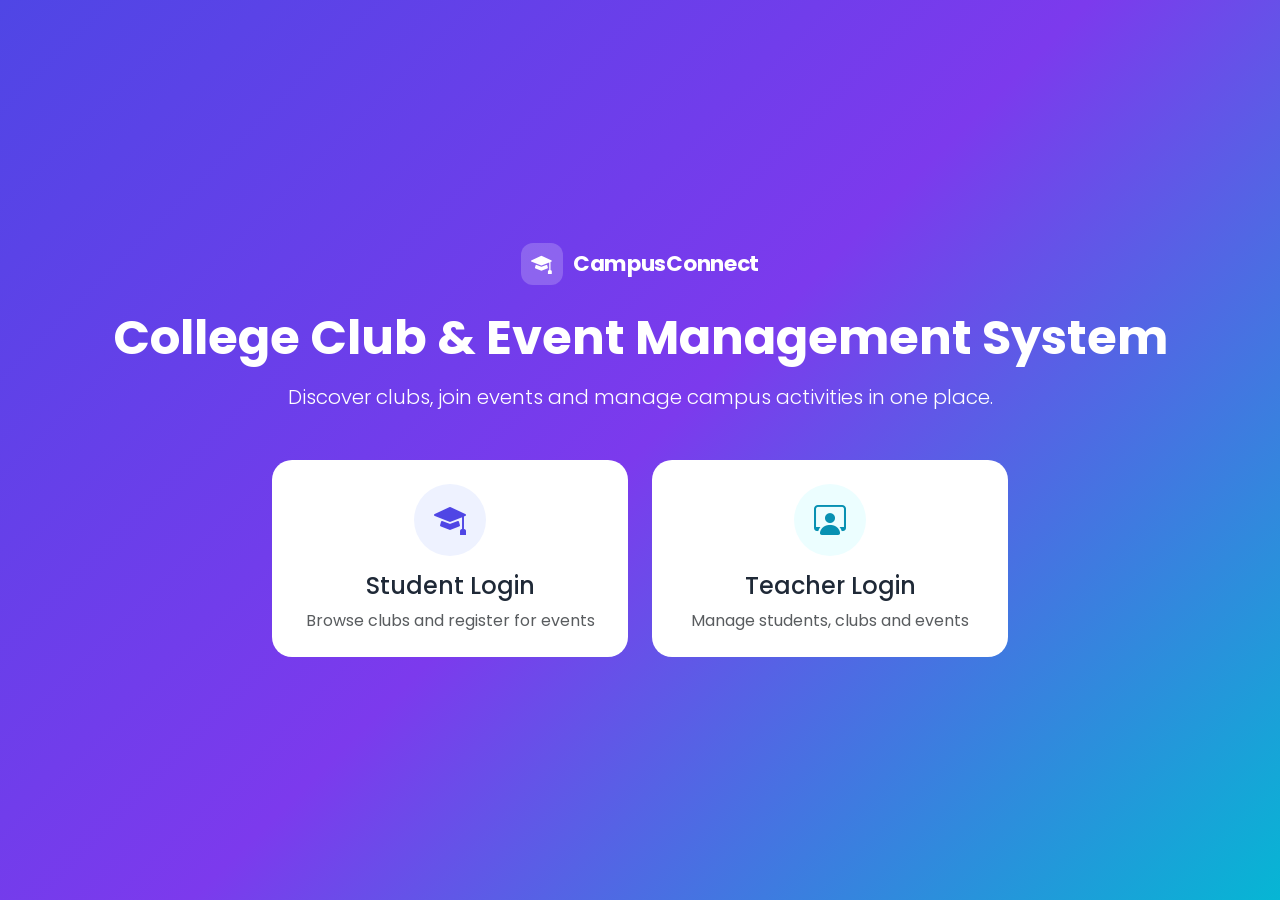
<file: frontend/index.html>
<!DOCTYPE html>
<html lang="en">
<head>
    <meta charset="UTF-8">
    <meta name="viewport" content="width=device-width, initial-scale=1">
    <title>CampusConnect</title>
    <link href="https://cdn.jsdelivr.net/npm/bootstrap@5.3.3/dist/css/bootstrap.min.css" rel="stylesheet">
    <link href="https://cdn.jsdelivr.net/npm/bootstrap-icons@1.11.3/font/bootstrap-icons.min.css" rel="stylesheet">
    <link href="https://fonts.googleapis.com/css2?family=Poppins:wght@400;500;600;700&display=swap" rel="stylesheet">
    <link href="../css/style.css" rel="stylesheet">
</head>
<body data-page="index">
    <section class="hero d-flex align-items-center">
        <div class="container text-center">
            <div class="logo logo-light mb-4">
                <span class="logo-mark"><i class="bi bi-mortarboard-fill"></i></span>
                <span class="logo-text">Campus<span>Connect</span></span>
            </div>
            <h1 class="display-5 fw-bold mb-3">College Club &amp; Event Management System</h1>
            <p class="lead mb-5">Discover clubs, join events and manage campus activities in one place.</p>

            <div class="row justify-content-center g-4">
                <div class="col-md-5 col-lg-4">
                    <a href="student-login.html" class="card role-card text-decoration-none h-100">
                        <div class="card-body p-4 text-center">
                            <div class="icon-circle mx-auto mb-3"><i class="bi bi-mortarboard-fill"></i></div>
                            <h4 class="mb-2">Student Login</h4>
                            <p class="text-muted mb-0">Browse clubs and register for events</p>
                        </div>
                    </a>
                </div>
                <div class="col-md-5 col-lg-4">
                    <a href="teacher-login.html" class="card role-card text-decoration-none h-100">
                        <div class="card-body p-4 text-center">
                            <div class="icon-circle teal mx-auto mb-3"><i class="bi bi-person-workspace"></i></div>
                            <h4 class="mb-2">Teacher Login</h4>
                            <p class="text-muted mb-0">Manage students, clubs and events</p>
                        </div>
                    </a>
                </div>
            </div>
        </div>
    </section>
</body>
</html>
</file>
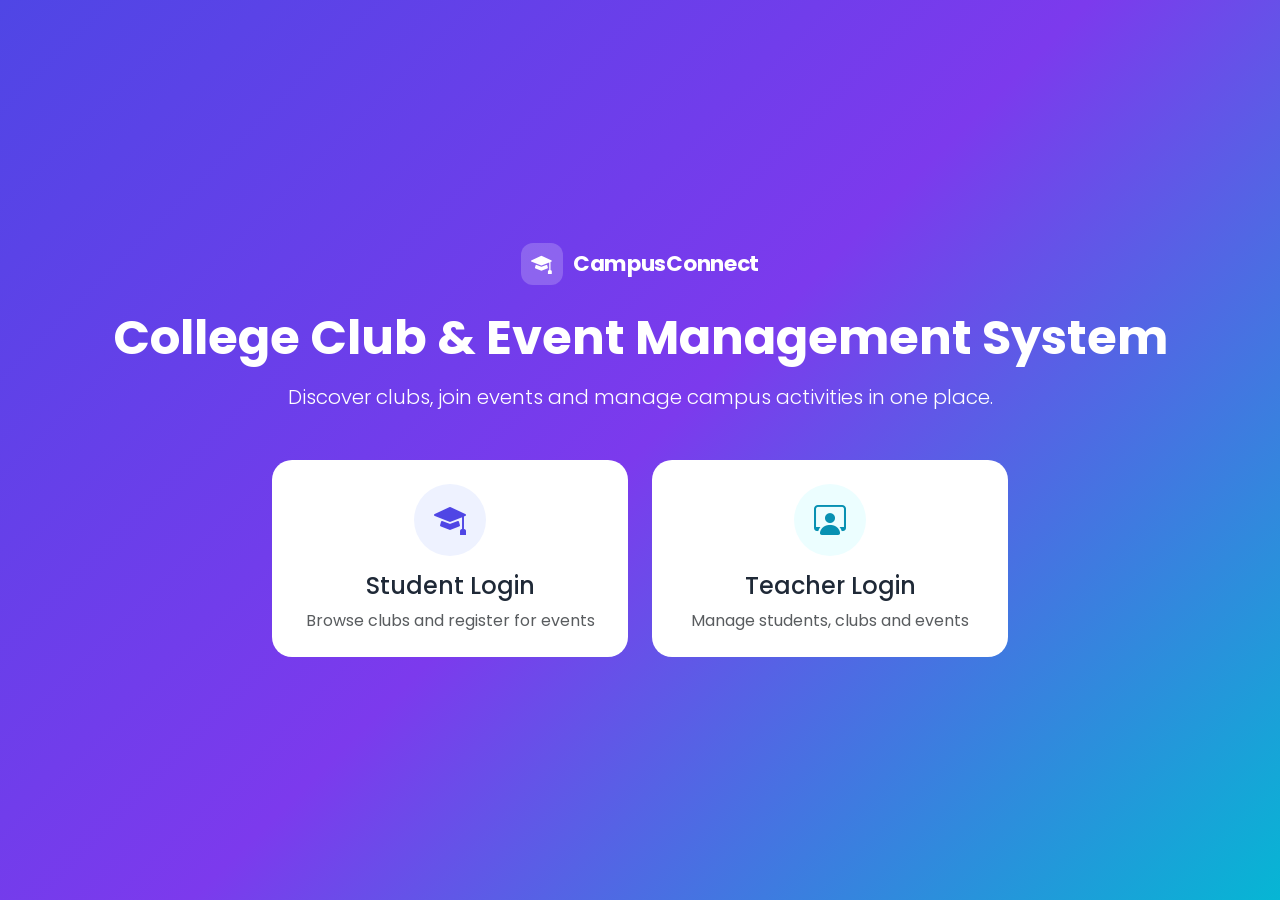
<file: frontend/clubs.html>
<!DOCTYPE html>
<html lang="en">
<head>
    <meta charset="UTF-8">
    <meta name="viewport" content="width=device-width, initial-scale=1">
    <title>Clubs - CampusConnect</title>
    <link href="https://cdn.jsdelivr.net/npm/bootstrap@5.3.3/dist/css/bootstrap.min.css" rel="stylesheet">
    <link href="https://cdn.jsdelivr.net/npm/bootstrap-icons@1.11.3/font/bootstrap-icons.min.css" rel="stylesheet">
    <link href="https://fonts.googleapis.com/css2?family=Poppins:wght@400;500;600;700&display=swap" rel="stylesheet">
    <link href="../css/style.css" rel="stylesheet">
</head>
<body data-page="clubs">
    <nav class="navbar navbar-cc py-3">
        <div class="container">
            <a class="logo text-decoration-none" href="index.html">
                <span class="logo-mark"><i class="bi bi-mortarboard-fill"></i></span>
                <span class="logo-text">Campus<span>Connect</span></span>
            </a>
            <div class="d-flex align-items-center gap-2">
                <a id="backLink" class="btn btn-outline-primary btn-sm" href="index.html"><i class="bi bi-arrow-left"></i> Dashboard</a>
                <button class="btn btn-primary btn-sm" onclick="logout()"><i class="bi bi-box-arrow-right"></i> Logout</button>
            </div>
        </div>
    </nav>

    <main class="container py-5">
        <div class="mb-4">
            <h2 class="fw-bold mb-1">College Clubs</h2>
            <p class="text-muted mb-0">Pick a club and use the Join Club button to open its application form.</p>
        </div>
        <div class="row g-4" id="clubList"></div>
    </main>

    <script src="../js/config.js"></script><script src="../js/script.js"></script>
</body>
</html>
</file>
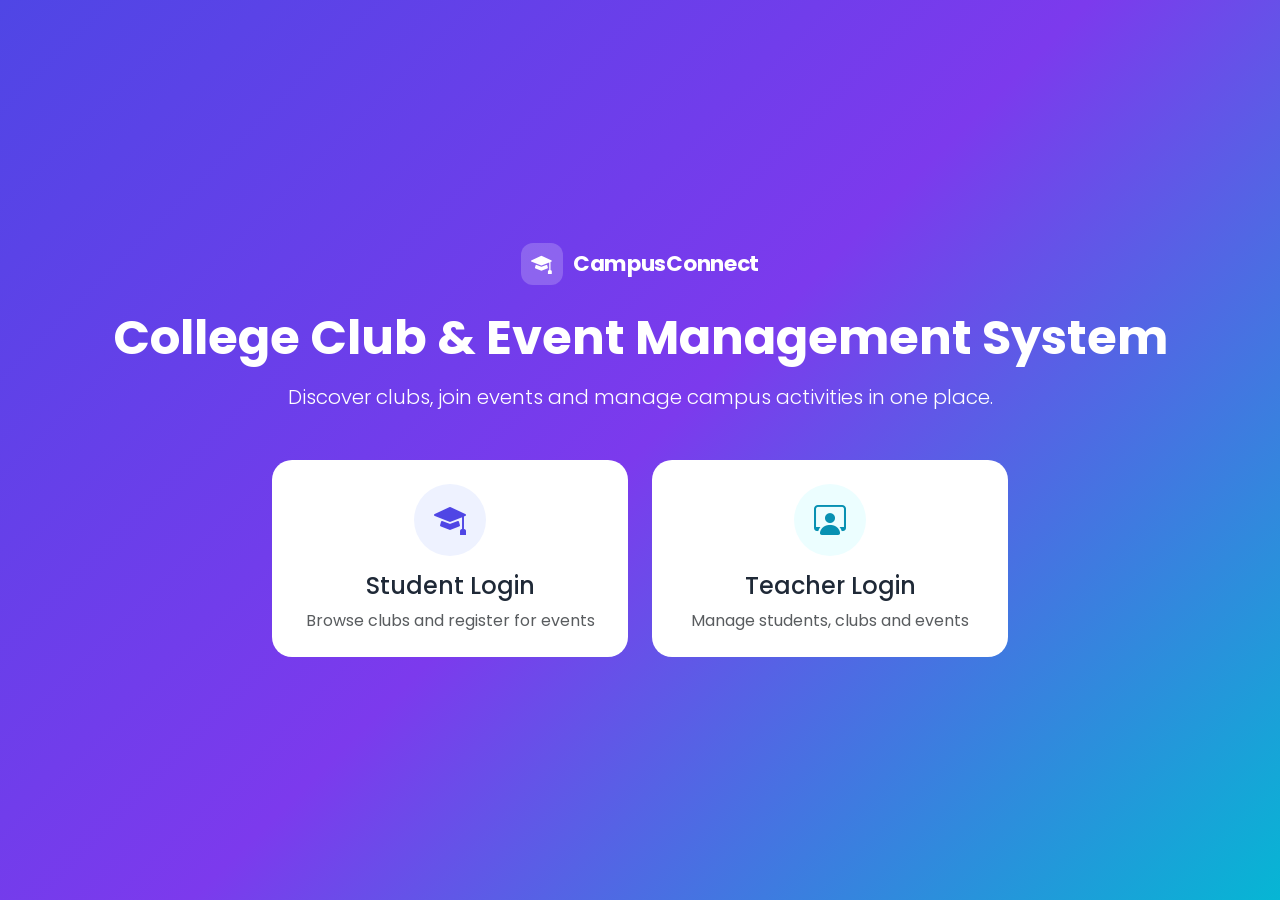
<file: frontend/events.html>
<!DOCTYPE html>
<html lang="en">
<head>
    <meta charset="UTF-8">
    <meta name="viewport" content="width=device-width, initial-scale=1">
    <title>Events - CampusConnect</title>
    <link href="https://cdn.jsdelivr.net/npm/bootstrap@5.3.3/dist/css/bootstrap.min.css" rel="stylesheet">
    <link href="https://cdn.jsdelivr.net/npm/bootstrap-icons@1.11.3/font/bootstrap-icons.min.css" rel="stylesheet">
    <link href="https://fonts.googleapis.com/css2?family=Poppins:wght@400;500;600;700&display=swap" rel="stylesheet">
    <link href="../css/style.css" rel="stylesheet">
</head>
<body data-page="events">
    <nav class="navbar navbar-cc py-3">
        <div class="container">
            <a class="logo text-decoration-none" href="index.html">
                <span class="logo-mark"><i class="bi bi-mortarboard-fill"></i></span>
                <span class="logo-text">Campus<span>Connect</span></span>
            </a>
            <div class="d-flex align-items-center gap-2">
                <a id="backLink" class="btn btn-outline-primary btn-sm" href="index.html"><i class="bi bi-arrow-left"></i> Dashboard</a>
                <button class="btn btn-primary btn-sm" onclick="logout()"><i class="bi bi-box-arrow-right"></i> Logout</button>
            </div>
        </div>
    </nav>

    <main class="container py-5">
        <div class="mb-4">
            <h2 class="fw-bold mb-1">College Events</h2>
            <p class="text-muted mb-0">Choose an event and use the Register button to open its registration form.</p>
        </div>
        <div class="row g-4" id="eventList"></div>
    </main>

    <script src="../js/config.js"></script><script src="../js/script.js"></script>
</body>
</html>
</file>
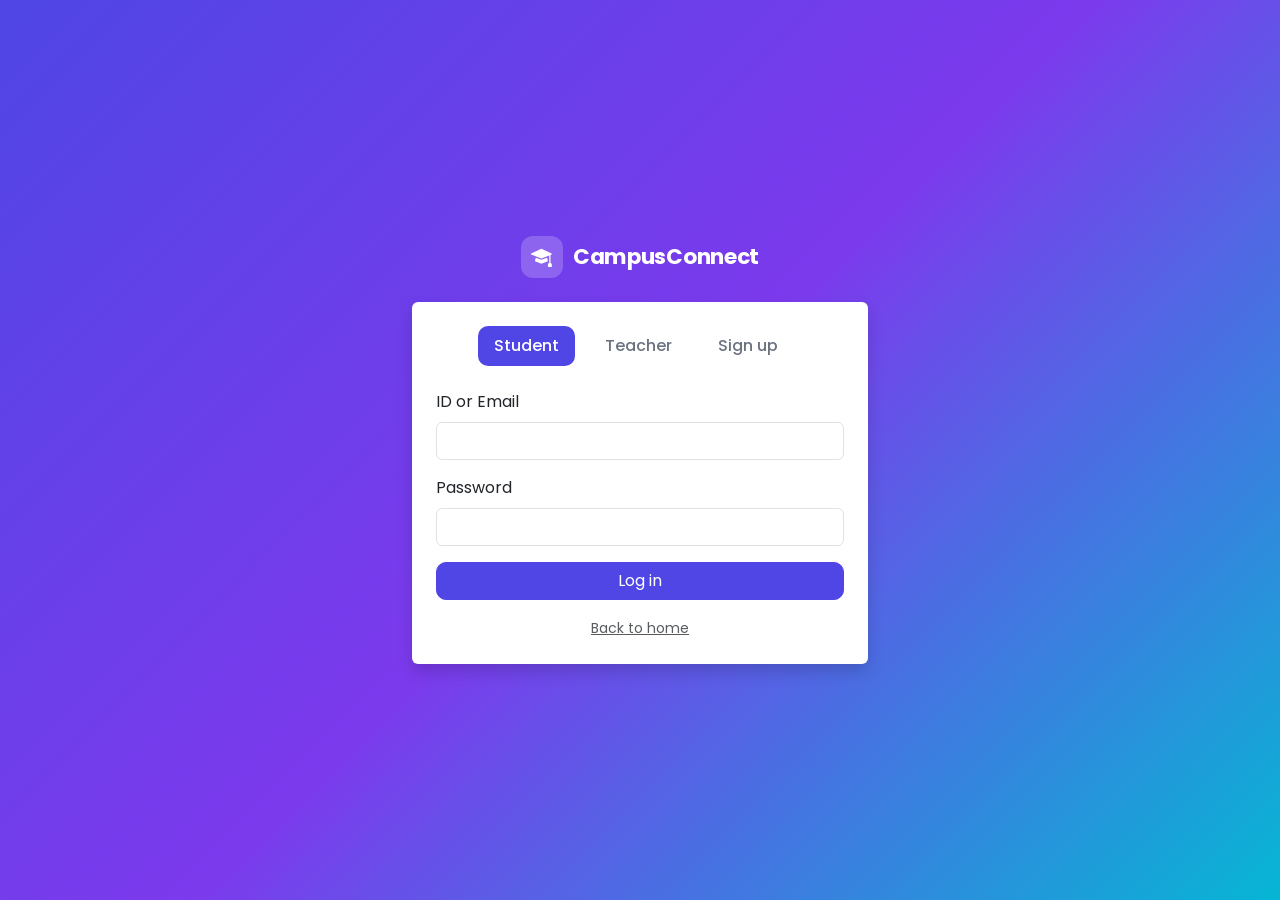
<file: frontend/portal.html>
<!DOCTYPE html>
<html lang="en">
<head>
    <meta charset="UTF-8">
    <meta name="viewport" content="width=device-width, initial-scale=1">
    <title>Sign in - CampusConnect</title>
    <link href="https://cdn.jsdelivr.net/npm/bootstrap@5.3.3/dist/css/bootstrap.min.css" rel="stylesheet">
    <link href="https://cdn.jsdelivr.net/npm/bootstrap-icons@1.11.3/font/bootstrap-icons.min.css" rel="stylesheet">
    <link href="https://fonts.googleapis.com/css2?family=Poppins:wght@400;500;600;700&display=swap" rel="stylesheet">
    <link href="../css/style.css" rel="stylesheet">
    <link href="../css/extra.css" rel="stylesheet">
</head>
<body data-page="portal">
    <section class="hero d-flex align-items-center" style="min-height:100vh">
        <div class="container" style="max-width:480px">
            <div class="text-center mb-4">
                <div class="logo logo-light">
                    <span class="logo-mark"><i class="bi bi-mortarboard-fill"></i></span>
                    <span class="logo-text">Campus<span>Connect</span></span>
                </div>
            </div>
            <div class="card border-0 shadow">
                <div class="card-body p-4">
                    <ul class="nav nav-pills hub-tabs mb-3 justify-content-center" id="portalTabs">
                        <li class="nav-item"><button class="nav-link active" data-mode="student">Student</button></li>
                        <li class="nav-item"><button class="nav-link" data-mode="teacher">Teacher</button></li>
                        <li class="nav-item"><button class="nav-link" data-mode="signup">Sign up</button></li>
                    </ul>
                    <div id="errorBox" class="alert alert-danger d-none"></div>

                    <form id="loginForm">
                        <div class="mb-3"><label class="form-label">ID or Email</label><input class="form-control" name="username" required></div>
                        <div class="mb-3"><label class="form-label">Password</label><input class="form-control" type="password" name="password" required></div>
                        <button class="btn btn-primary w-100" type="submit">Log in</button>
                    </form>

                    <form id="signupForm" class="d-none">
                        <div class="row g-2">
                            <div class="col-6"><label class="form-label">Student ID</label><input class="form-control" name="studentId" required></div>
                            <div class="col-6"><label class="form-label">Full name</label><input class="form-control" name="name" required></div>
                            <div class="col-12"><label class="form-label">Email</label><input class="form-control" type="email" name="email" required></div>
                            <div class="col-6"><label class="form-label">Phone</label><input class="form-control" name="phone"></div>
                            <div class="col-6"><label class="form-label">Semester</label><input class="form-control" name="semester"></div>
                            <div class="col-12"><label class="form-label">Department</label><input class="form-control" name="department" placeholder="Computer Engineering"></div>
                            <div class="col-12"><label class="form-label">Password (min 6)</label><input class="form-control" type="password" name="password" minlength="6" required></div>
                        </div>
                        <button class="btn btn-primary w-100 mt-3" type="submit">Create account</button>
                    </form>
                    <div class="text-center mt-3"><a href="index.html" class="small text-muted">Back to home</a></div>
                </div>
            </div>
        </div>
    </section>
    <script src="https://cdn.jsdelivr.net/npm/bootstrap@5.3.3/dist/js/bootstrap.bundle.min.js"></script>
    <script src="../js/config.js"></script>
    <script src="../js/script.js"></script>
    <script src="../js/extra.js"></script>
</body>
</html>
</file>
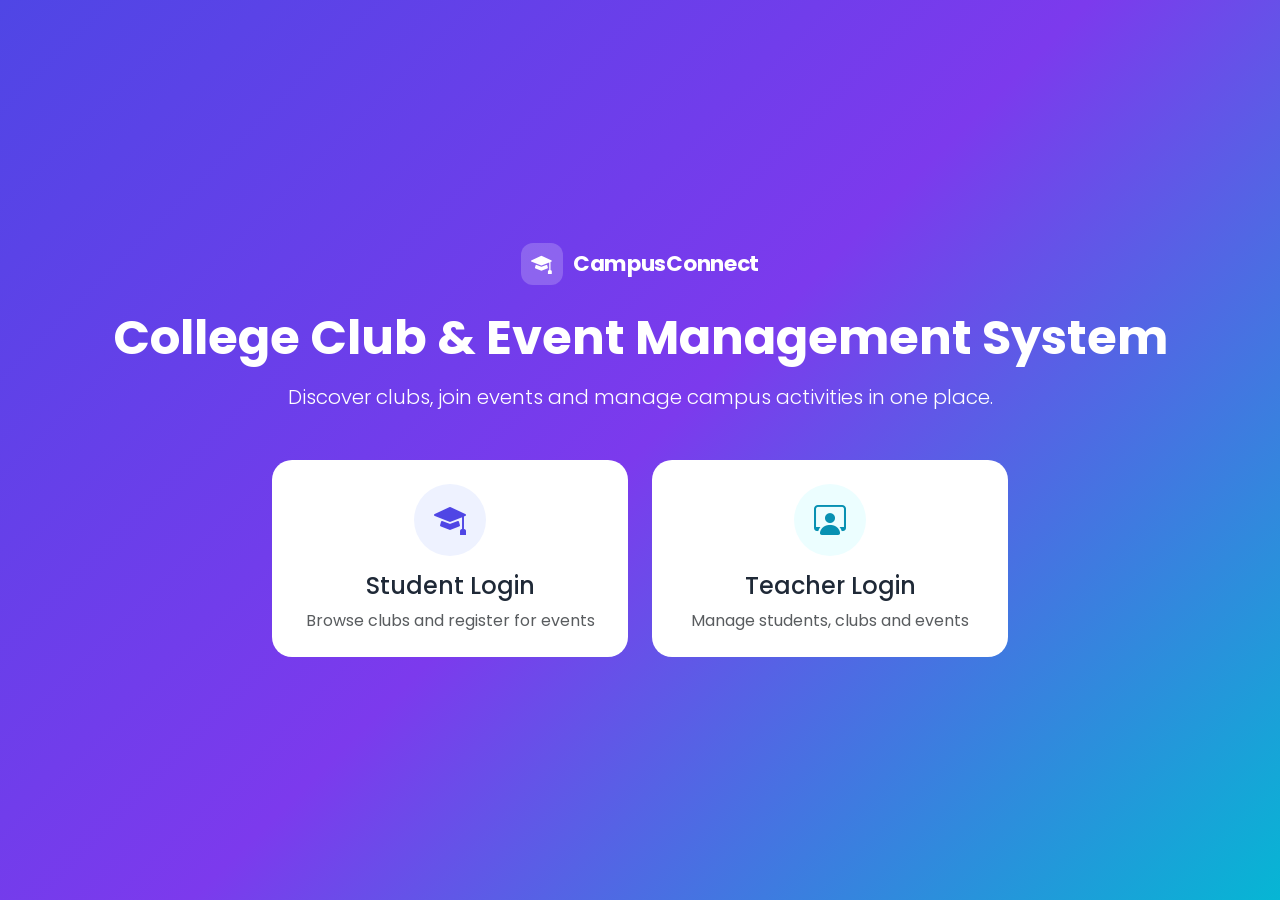
<file: frontend/student-dashboard.html>
<!DOCTYPE html>
<html lang="en">
<head>
    <meta charset="UTF-8">
    <meta name="viewport" content="width=device-width, initial-scale=1">
    <title>Student Dashboard - CampusConnect</title>
    <link href="https://cdn.jsdelivr.net/npm/bootstrap@5.3.3/dist/css/bootstrap.min.css" rel="stylesheet">
    <link href="https://cdn.jsdelivr.net/npm/bootstrap-icons@1.11.3/font/bootstrap-icons.min.css" rel="stylesheet">
    <link href="https://fonts.googleapis.com/css2?family=Poppins:wght@400;500;600;700&display=swap" rel="stylesheet">
    <link href="../css/style.css" rel="stylesheet">
</head>
<body data-page="student-dashboard">
    <nav class="navbar navbar-cc py-3">
        <div class="container">
            <a class="logo text-decoration-none" href="student-dashboard.html">
                <span class="logo-mark"><i class="bi bi-mortarboard-fill"></i></span>
                <span class="logo-text">Campus<span>Connect</span></span>
            </a>
            <button class="btn btn-primary btn-sm" onclick="logout()"><i class="bi bi-box-arrow-right"></i> Logout</button>
        </div>
    </nav>

    <main class="container py-5">
        <div class="welcome-banner mb-5">
            <h2 class="fw-bold mb-1">Welcome, <span id="welcomeName"></span></h2>
            <p class="mb-0">Explore clubs and upcoming events on campus.</p>
        </div>

        <div class="row g-4">
            <div class="col-md-6">
                <a href="clubs.html" class="card dash-card text-decoration-none h-100">
                    <div class="card-body p-4 d-flex align-items-center gap-4">
                        <div class="icon-circle"><i class="bi bi-people-fill"></i></div>
                        <div>
                            <h4 class="mb-1">Clubs</h4>
                            <p class="text-muted mb-1">View clubs and join through a form</p>
                            <span class="stat-number" id="clubCount">0</span>
                            <span class="text-muted ms-1">available</span>
                        </div>
                    </div>
                </a>
            </div>
            <div class="col-md-6">
                <a href="events.html" class="card dash-card text-decoration-none h-100">
                    <div class="card-body p-4 d-flex align-items-center gap-4">
                        <div class="icon-circle teal"><i class="bi bi-calendar-event-fill"></i></div>
                        <div>
                            <h4 class="mb-1">Events</h4>
                            <p class="text-muted mb-1">View events and register through a form</p>
                            <span class="stat-number" id="eventCount">0</span>
                            <span class="text-muted ms-1">available</span>
                        </div>
                    </div>
                </a>
            </div>
        </div>
    </main>

    <script src="../js/config.js"></script><script src="../js/script.js"></script>
</body>
</html>
</file>
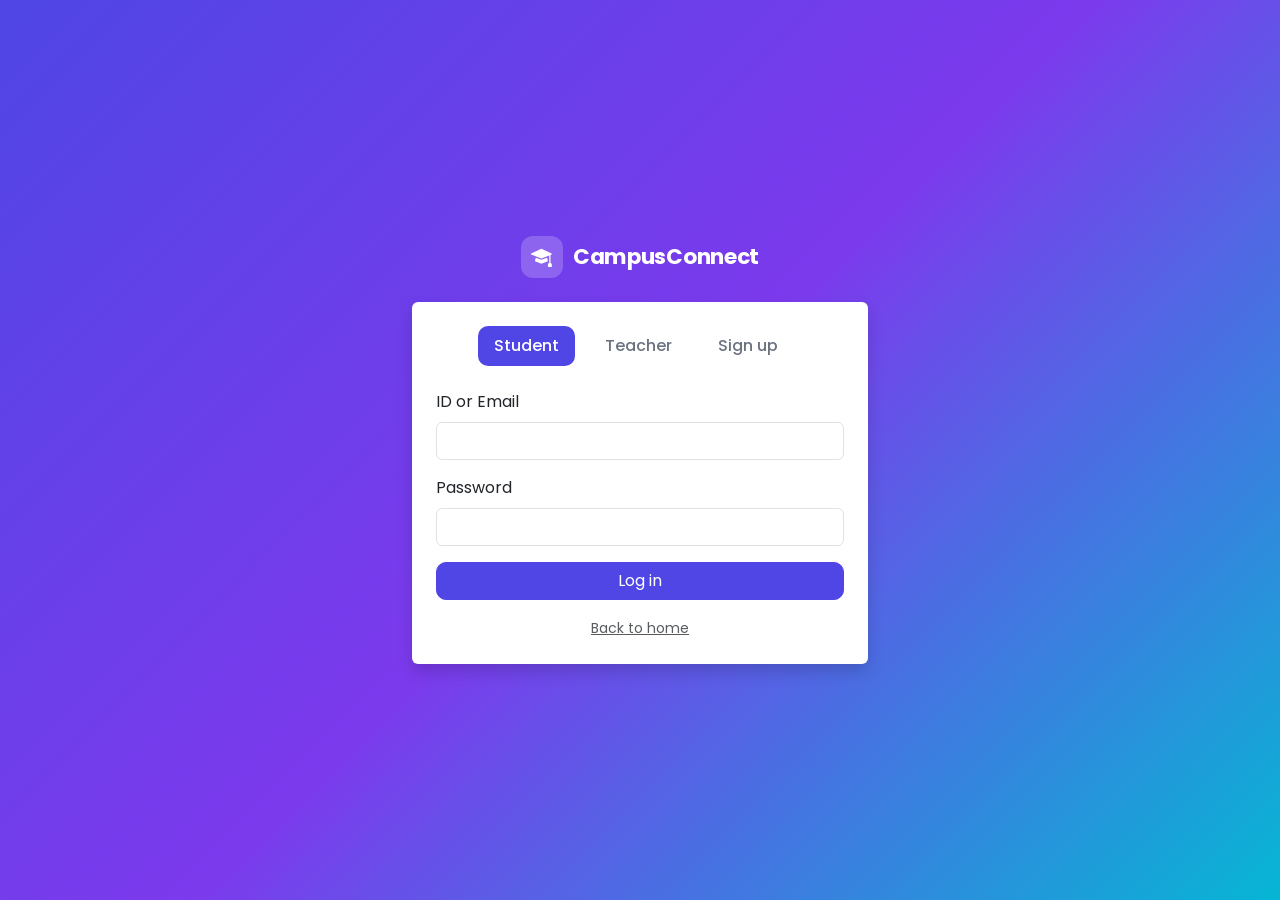
<file: frontend/student-hub.html>
<!DOCTYPE html>
<html lang="en">
<head>
    <meta charset="UTF-8">
    <meta name="viewport" content="width=device-width, initial-scale=1">
    <title>Student Hub - CampusConnect</title>
    <link href="https://cdn.jsdelivr.net/npm/bootstrap@5.3.3/dist/css/bootstrap.min.css" rel="stylesheet">
    <link href="https://cdn.jsdelivr.net/npm/bootstrap-icons@1.11.3/font/bootstrap-icons.min.css" rel="stylesheet">
    <link href="https://fonts.googleapis.com/css2?family=Poppins:wght@400;500;600;700&display=swap" rel="stylesheet">
    <link href="../css/style.css" rel="stylesheet">
    <link href="../css/extra.css" rel="stylesheet">
</head>
<body data-page="student-hub">
    <nav class="navbar navbar-cc py-3">
        <div class="container">
            <a class="logo text-decoration-none" href="student-hub.html">
                <span class="logo-mark"><i class="bi bi-mortarboard-fill"></i></span>
                <span class="logo-text">Campus<span>Connect</span></span>
            </a>
            <div class="d-flex gap-2">
                <a class="btn btn-outline-primary btn-sm" href="student-dashboard.html"><i class="bi bi-grid"></i> Classic view</a>
                <button class="btn btn-primary btn-sm" id="logoutBtn"><i class="bi bi-box-arrow-right"></i> Logout</button>
            </div>
        </div>
    </nav>
    <main class="container py-4">
        <div class="welcome-banner mb-4">
            <h2 class="fw-bold mb-1">Hello, <span id="welcomeName"></span></h2>
            <p class="mb-0">Register for events, join clubs and track everything in one place.</p>
        </div>
        <ul class="nav nav-pills hub-tabs mb-4" id="hubTabs">
            <li class="nav-item"><button class="nav-link active" data-tab="home">Home</button></li>
            <li class="nav-item"><button class="nav-link" data-tab="events">Events</button></li>
            <li class="nav-item"><button class="nav-link" data-tab="clubs">Clubs</button></li>
            <li class="nav-item"><button class="nav-link" data-tab="mine">My registrations</button></li>
            <li class="nav-item"><button class="nav-link" data-tab="account">Account</button></li>
        </ul>
        <section data-pane="home">
            <div class="row g-3 mb-4" id="homeStats"></div>
            <h5 class="mb-3">Announcements</h5><div id="announceList" class="d-grid gap-3"></div>
        </section>
        <section data-pane="events" class="d-none">
            <div class="row g-2 mb-3">
                <div class="col-md-8"><input class="form-control" id="eventSearch" placeholder="Search events by name, venue or description"></div>
                <div class="col-md-4"><select class="form-select" id="eventFilter"><option value="">All</option><option value="UPCOMING">Upcoming</option><option value="TODAY">Today</option><option value="PAST">Past</option></select></div>
            </div>
            <div class="row g-4" id="eventList"></div>
        </section>
        <section data-pane="clubs" class="d-none">
            <input class="form-control mb-3" id="clubSearch" placeholder="Search clubs by name or department">
            <div class="row g-4" id="clubList"></div>
        </section>
        <section data-pane="mine" class="d-none"><div id="mineList"></div></section>
        <section data-pane="account" class="d-none"><div class="card border-0 shadow-sm" style="max-width:460px"><div class="card-body p-4"><h5 class="mb-3">Change password</h5><form id="pwForm"><div class="mb-3"><label class="form-label">Current password</label><input class="form-control" type="password" name="oldPassword" required></div><div class="mb-3"><label class="form-label">New password (min 6)</label><input class="form-control" type="password" name="newPassword" minlength="6" required></div><button class="btn btn-primary" type="submit">Update password</button></form></div></div></section>
    </main>
    <div class="toast-cc" id="toastBox"></div>
    <script src="https://cdn.jsdelivr.net/npm/bootstrap@5.3.3/dist/js/bootstrap.bundle.min.js"></script>
    <script src="../js/config.js"></script>
    <script src="../js/script.js"></script>
    <script src="../js/extra.js"></script>
</body>
</html>
</file>
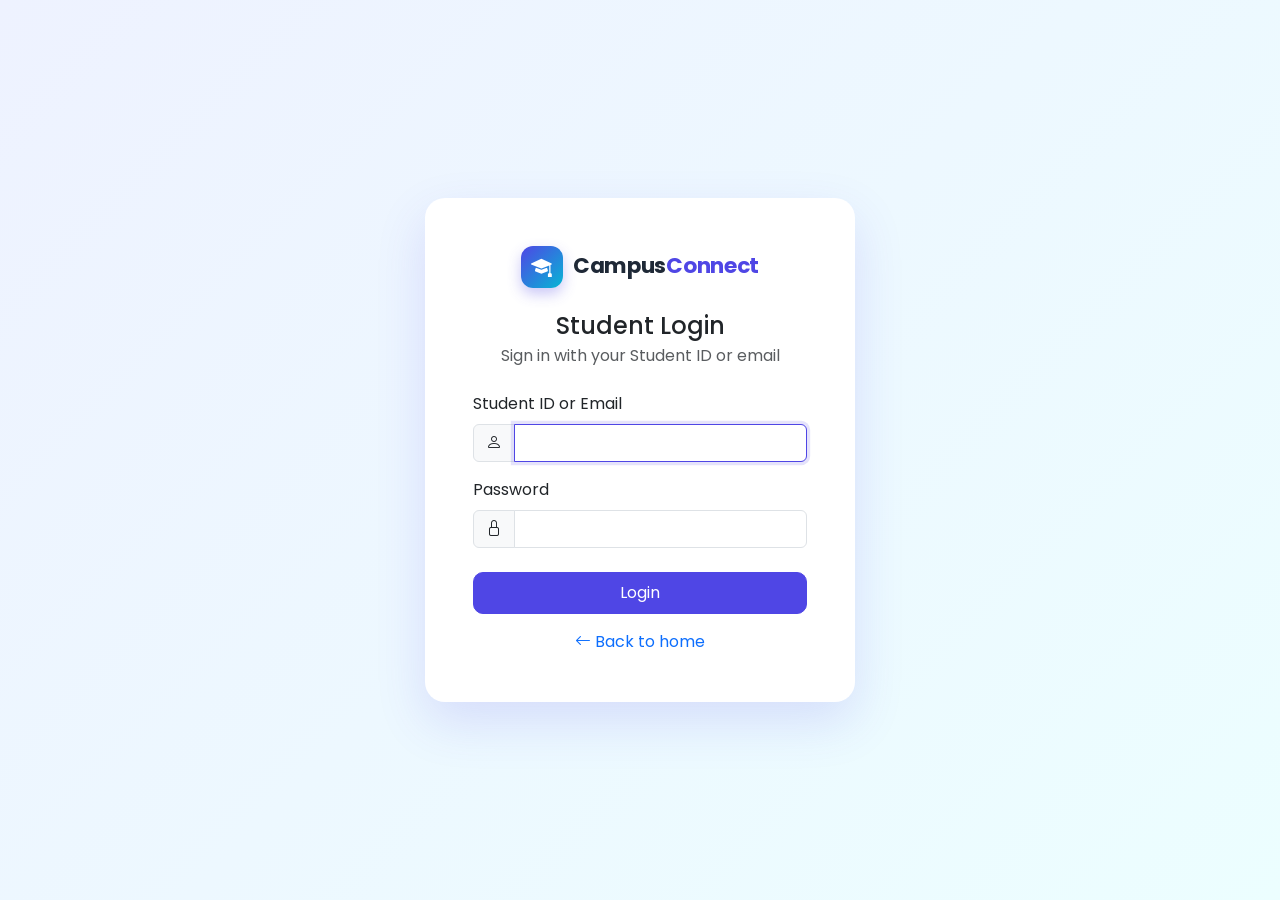
<file: frontend/student-login.html>
<!DOCTYPE html>
<html lang="en">
<head>
    <meta charset="UTF-8">
    <meta name="viewport" content="width=device-width, initial-scale=1">
    <title>Student Login - CampusConnect</title>
    <link href="https://cdn.jsdelivr.net/npm/bootstrap@5.3.3/dist/css/bootstrap.min.css" rel="stylesheet">
    <link href="https://cdn.jsdelivr.net/npm/bootstrap-icons@1.11.3/font/bootstrap-icons.min.css" rel="stylesheet">
    <link href="https://fonts.googleapis.com/css2?family=Poppins:wght@400;500;600;700&display=swap" rel="stylesheet">
    <link href="../css/style.css" rel="stylesheet">
</head>
<body data-page="student-login">
    <div class="auth-wrapper">
        <div class="card auth-card">
            <div class="card-body p-4 p-md-5">
                <div class="text-center mb-4">
                    <div class="logo">
                        <span class="logo-mark"><i class="bi bi-mortarboard-fill"></i></span>
                        <span class="logo-text">Campus<span>Connect</span></span>
                    </div>
                </div>
                <h4 class="text-center mb-1">Student Login</h4>
                <p class="text-center text-muted mb-4">Sign in with your Student ID or email</p>

                <div id="errorBox" class="alert alert-danger d-none"></div>

                <form id="loginForm">
                    <div class="mb-3">
                        <label class="form-label" for="username">Student ID or Email</label>
                        <div class="input-group">
                            <span class="input-group-text"><i class="bi bi-person"></i></span>
                            <input type="text" class="form-control" id="username" name="username" required autofocus>
                        </div>
                    </div>
                    <div class="mb-4">
                        <label class="form-label" for="password">Password</label>
                        <div class="input-group">
                            <span class="input-group-text"><i class="bi bi-lock"></i></span>
                            <input type="password" class="form-control" id="password" name="password" required>
                        </div>
                    </div>
                    <button type="submit" class="btn btn-primary w-100 py-2">Login</button>
                </form>

                <div class="text-center mt-3">
                    <a href="index.html" class="text-decoration-none"><i class="bi bi-arrow-left"></i> Back to home</a>
                </div>
            </div>
        </div>
    </div>
    <script src="../js/config.js"></script><script src="../js/script.js"></script>
</body>
</html>
</file>
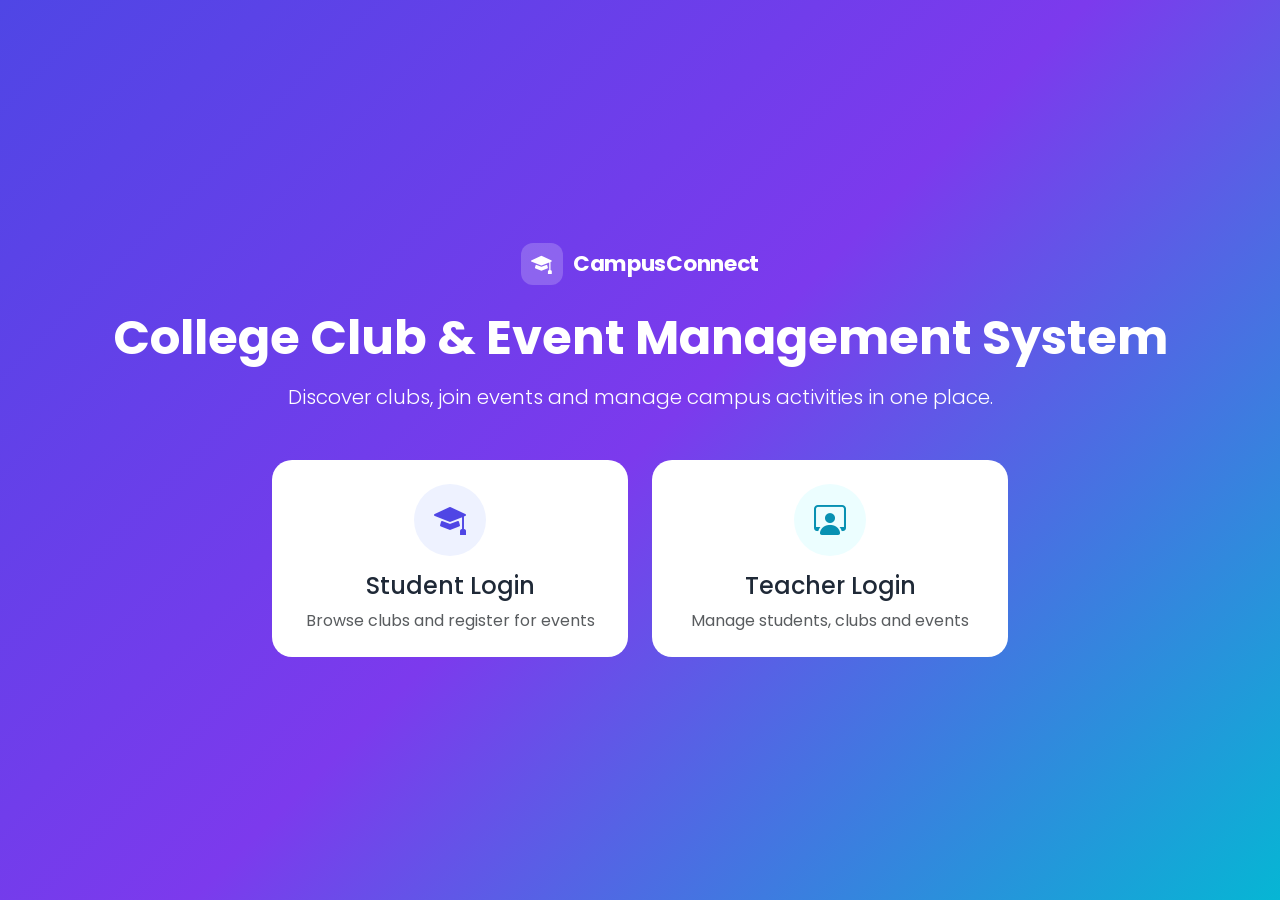
<file: frontend/teacher-dashboard.html>
<!DOCTYPE html>
<html lang="en">
<head>
    <meta charset="UTF-8">
    <meta name="viewport" content="width=device-width, initial-scale=1">
    <title>Teacher Dashboard - CampusConnect</title>
    <link href="https://cdn.jsdelivr.net/npm/bootstrap@5.3.3/dist/css/bootstrap.min.css" rel="stylesheet">
    <link href="https://cdn.jsdelivr.net/npm/bootstrap-icons@1.11.3/font/bootstrap-icons.min.css" rel="stylesheet">
    <link href="https://fonts.googleapis.com/css2?family=Poppins:wght@400;500;600;700&display=swap" rel="stylesheet">
    <link href="../css/style.css" rel="stylesheet">
</head>
<body data-page="teacher-dashboard">
    <nav class="navbar navbar-cc py-3">
        <div class="container">
            <a class="logo text-decoration-none" href="teacher-dashboard.html">
                <span class="logo-mark"><i class="bi bi-mortarboard-fill"></i></span>
                <span class="logo-text">Campus<span>Connect</span></span>
            </a>
            <div class="d-flex align-items-center gap-2">
                <a href="clubs.html" class="btn btn-outline-primary btn-sm d-none d-sm-inline-block">View Clubs</a>
                <a href="events.html" class="btn btn-outline-primary btn-sm d-none d-sm-inline-block">View Events</a>
                <button class="btn btn-primary btn-sm" onclick="logout()"><i class="bi bi-box-arrow-right"></i> Logout</button>
            </div>
        </div>
    </nav>

    <main class="container py-4">
        <div class="welcome-banner mb-4">
            <h2 class="fw-bold mb-1">Welcome, <span id="welcomeName"></span></h2>
            <p class="mb-0">Manage students, clubs and events from one dashboard.</p>
        </div>

        <div id="alertBox"></div>

        <ul class="nav nav-pills mb-3">
            <li class="nav-item">
                <button class="nav-link active" data-bs-toggle="pill" data-bs-target="#pane-students" type="button">
                    <i class="bi bi-people-fill me-1"></i> Students <span class="badge bg-light text-dark ms-1" id="count-students">0</span>
                </button>
            </li>
            <li class="nav-item">
                <button class="nav-link" data-bs-toggle="pill" data-bs-target="#pane-clubs" type="button">
                    <i class="bi bi-collection-fill me-1"></i> Clubs <span class="badge bg-light text-dark ms-1" id="count-clubs">0</span>
                </button>
            </li>
            <li class="nav-item">
                <button class="nav-link" data-bs-toggle="pill" data-bs-target="#pane-events" type="button">
                    <i class="bi bi-calendar-event-fill me-1"></i> Events <span class="badge bg-light text-dark ms-1" id="count-events">0</span>
                </button>
            </li>
        </ul>

        <div class="tab-content" id="tabContent">
            <div class="tab-pane fade show active" id="pane-students">
                <div class="card table-card">
                    <div class="card-body">
                        <div class="d-flex flex-wrap gap-2 justify-content-between mb-3">
                            <div class="input-group search-box">
                                <span class="input-group-text"><i class="bi bi-search"></i></span>
                                <input type="text" id="studentSearch" class="form-control" placeholder="Search students by name">
                            </div>
                            <button class="btn btn-primary" data-action="add" data-entity="students"><i class="bi bi-plus-lg"></i> Add Student</button>
                        </div>
                        <div id="table-students" class="table-responsive"></div>
                    </div>
                </div>
            </div>

            <div class="tab-pane fade" id="pane-clubs">
                <div class="card table-card">
                    <div class="card-body">
                        <div class="d-flex justify-content-end mb-3">
                            <button class="btn btn-primary" data-action="add" data-entity="clubs"><i class="bi bi-plus-lg"></i> Add Club</button>
                        </div>
                        <div id="table-clubs" class="table-responsive"></div>
                    </div>
                </div>
            </div>

            <div class="tab-pane fade" id="pane-events">
                <div class="card table-card">
                    <div class="card-body">
                        <div class="d-flex justify-content-end mb-3">
                            <button class="btn btn-primary" data-action="add" data-entity="events"><i class="bi bi-plus-lg"></i> Add Event</button>
                        </div>
                        <div id="table-events" class="table-responsive"></div>
                    </div>
                </div>
            </div>
        </div>
    </main>

    <div class="modal fade" id="entityModal" tabindex="-1">
        <div class="modal-dialog modal-dialog-centered modal-dialog-scrollable">
            <form class="modal-content" id="entityForm">
                <div class="modal-header">
                    <h5 class="modal-title" id="modalTitle"></h5>
                    <button type="button" class="btn-close" data-bs-dismiss="modal"></button>
                </div>
                <div class="modal-body" id="formFields"></div>
                <div class="modal-footer">
                    <button type="button" class="btn btn-light" data-bs-dismiss="modal">Cancel</button>
                    <button type="submit" class="btn btn-primary">Save</button>
                </div>
            </form>
        </div>
    </div>

    <script src="https://cdn.jsdelivr.net/npm/bootstrap@5.3.3/dist/js/bootstrap.bundle.min.js"></script>
    <script src="../js/config.js"></script><script src="../js/script.js"></script>
</body>
</html>
</file>
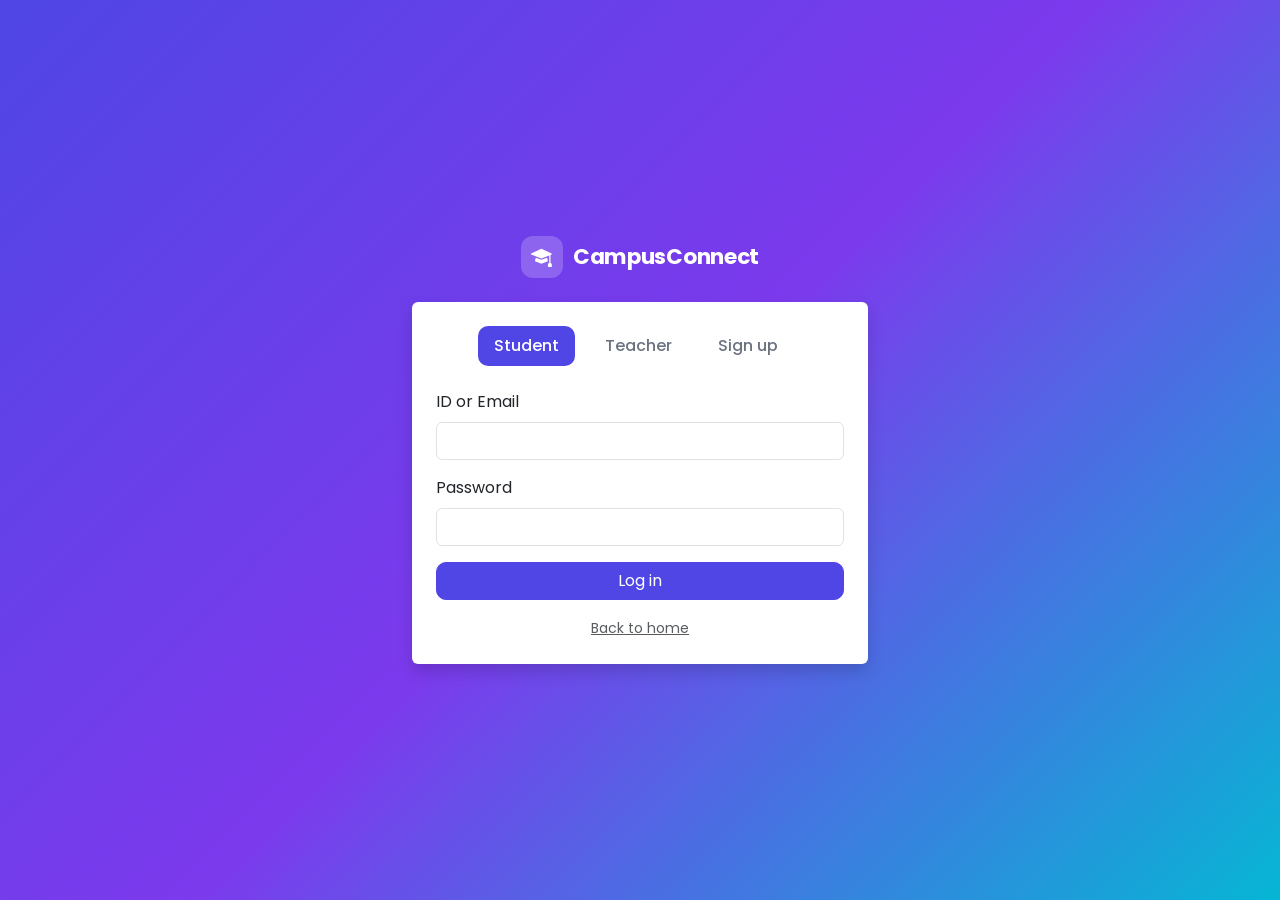
<file: frontend/teacher-hub.html>
<!DOCTYPE html>
<html lang="en">
<head>
    <meta charset="UTF-8">
    <meta name="viewport" content="width=device-width, initial-scale=1">
    <title>Teacher Hub - CampusConnect</title>
    <link href="https://cdn.jsdelivr.net/npm/bootstrap@5.3.3/dist/css/bootstrap.min.css" rel="stylesheet">
    <link href="https://cdn.jsdelivr.net/npm/bootstrap-icons@1.11.3/font/bootstrap-icons.min.css" rel="stylesheet">
    <link href="https://fonts.googleapis.com/css2?family=Poppins:wght@400;500;600;700&display=swap" rel="stylesheet">
    <link href="../css/style.css" rel="stylesheet">
    <link href="../css/extra.css" rel="stylesheet">
</head>
<body data-page="teacher-hub">
    <nav class="navbar navbar-cc py-3">
        <div class="container">
            <a class="logo text-decoration-none" href="teacher-hub.html">
                <span class="logo-mark"><i class="bi bi-mortarboard-fill"></i></span>
                <span class="logo-text">Campus<span>Connect</span></span>
            </a>
            <div class="d-flex gap-2">
                <a class="btn btn-outline-primary btn-sm" href="teacher-dashboard.html"><i class="bi bi-database"></i> Manage data</a>
                <button class="btn btn-primary btn-sm" id="logoutBtn"><i class="bi bi-box-arrow-right"></i> Logout</button>
            </div>
        </div>
    </nav>
    <main class="container py-4">
        <div class="welcome-banner mb-4">
            <h2 class="fw-bold mb-1">Welcome, <span id="welcomeName"></span></h2>
            <p class="mb-0">Track registrations, mark attendance and post announcements.</p>
        </div>
        <ul class="nav nav-pills hub-tabs mb-4" id="hubTabs">
            <li class="nav-item"><button class="nav-link active" data-tab="stats">Overview</button></li>
            <li class="nav-item"><button class="nav-link" data-tab="regs">Registrations</button></li>
            <li class="nav-item"><button class="nav-link" data-tab="news">Announcements</button></li>
            <li class="nav-item"><button class="nav-link" data-tab="account">Account</button></li>
        </ul>
        <section data-pane="stats">
            <div class="row g-3 mb-4" id="statTiles"></div>
            <div class="row g-4">
                <div class="col-lg-6"><div class="card border-0 shadow-sm"><div class="card-body p-4"><h5 class="mb-3">Event seats filled</h5><div id="eventBars"></div></div></div></div>
                <div class="col-lg-6"><div class="card border-0 shadow-sm"><div class="card-body p-4"><h5 class="mb-3">Club members</h5><div id="clubBars"></div><h5 class="mt-4 mb-3">Students by department</h5><div id="deptBars"></div></div></div></div>
            </div>
        </section>
        <section data-pane="regs" class="d-none">
            <div class="row g-2 mb-3">
                <div class="col-md-8"><select class="form-select" id="regTarget"></select></div>
                <div class="col-md-4 d-grid"><button class="btn btn-outline-primary" id="exportBtn"><i class="bi bi-download"></i> Export CSV</button></div>
            </div>
            <div class="card border-0 shadow-sm"><div class="table-responsive" id="regTable"></div></div>
        </section>
        <section data-pane="news" class="d-none">
            <div class="card border-0 shadow-sm mb-4"><div class="card-body p-4">
                <form id="newsForm">
                    <div class="mb-2"><input class="form-control" name="title" placeholder="Title" maxlength="200" required></div>
                    <div class="mb-2"><textarea class="form-control" name="message" rows="3" placeholder="Message" maxlength="2000" required></textarea></div>
                    <div class="d-flex justify-content-between align-items-center">
                        <div class="form-check"><input class="form-check-input" type="checkbox" name="pinned" id="pinChk"><label class="form-check-label" for="pinChk">Pin to top</label></div>
                        <button class="btn btn-primary" type="submit">Post</button>
                    </div>
                </form>
            </div></div>
            <div id="newsList" class="d-grid gap-3"></div>
        </section>
        <section data-pane="account" class="d-none"><div class="card border-0 shadow-sm" style="max-width:460px"><div class="card-body p-4"><h5 class="mb-3">Change password</h5><form id="pwForm"><div class="mb-3"><label class="form-label">Current password</label><input class="form-control" type="password" name="oldPassword" required></div><div class="mb-3"><label class="form-label">New password (min 6)</label><input class="form-control" type="password" name="newPassword" minlength="6" required></div><button class="btn btn-primary" type="submit">Update password</button></form></div></div></section>
    </main>
    <div class="toast-cc" id="toastBox"></div>
    <script src="https://cdn.jsdelivr.net/npm/bootstrap@5.3.3/dist/js/bootstrap.bundle.min.js"></script>
    <script src="../js/config.js"></script>
    <script src="../js/script.js"></script>
    <script src="../js/extra.js"></script>
</body>
</html>
</file>
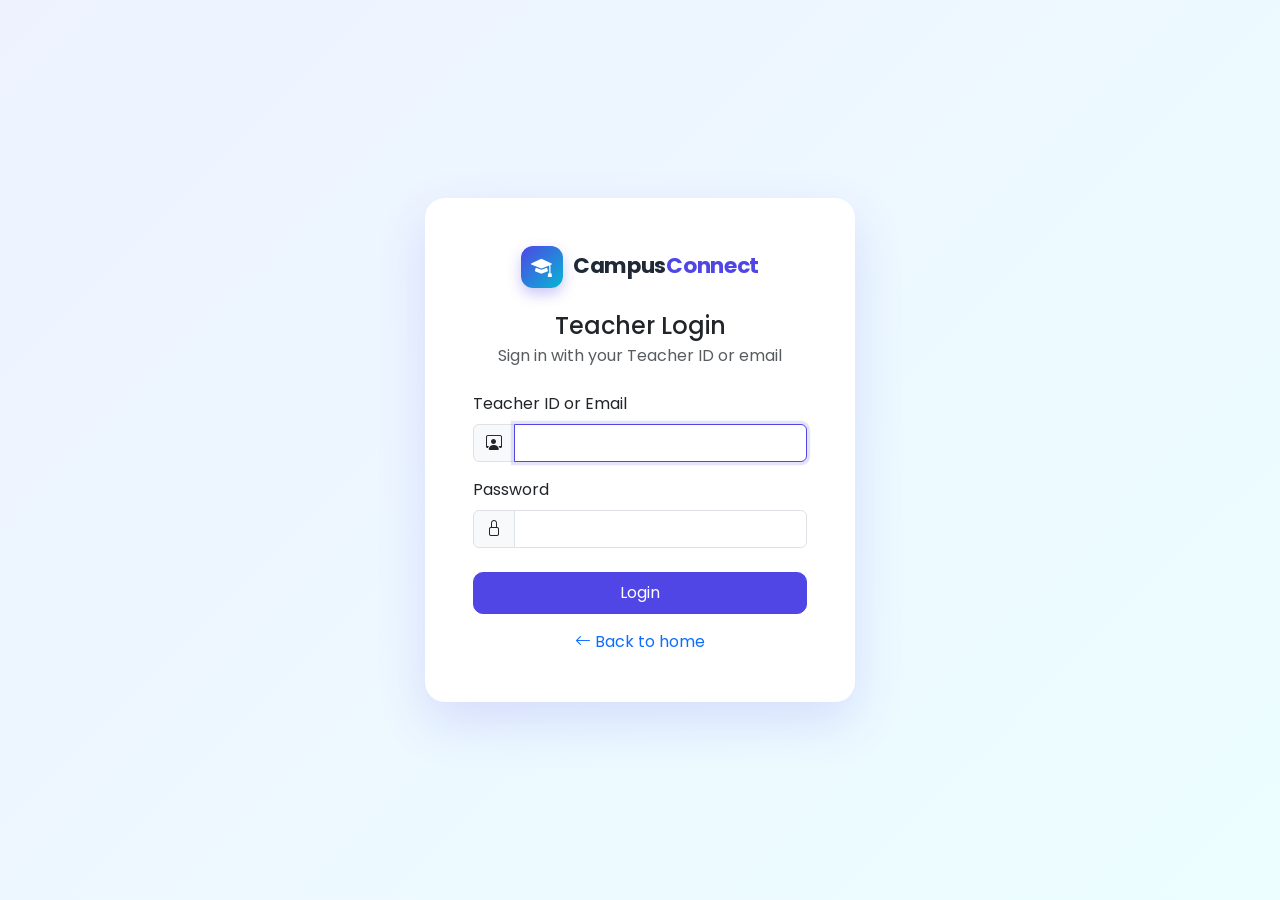
<file: frontend/teacher-login.html>
<!DOCTYPE html>
<html lang="en">
<head>
    <meta charset="UTF-8">
    <meta name="viewport" content="width=device-width, initial-scale=1">
    <title>Teacher Login - CampusConnect</title>
    <link href="https://cdn.jsdelivr.net/npm/bootstrap@5.3.3/dist/css/bootstrap.min.css" rel="stylesheet">
    <link href="https://cdn.jsdelivr.net/npm/bootstrap-icons@1.11.3/font/bootstrap-icons.min.css" rel="stylesheet">
    <link href="https://fonts.googleapis.com/css2?family=Poppins:wght@400;500;600;700&display=swap" rel="stylesheet">
    <link href="../css/style.css" rel="stylesheet">
</head>
<body data-page="teacher-login">
    <div class="auth-wrapper">
        <div class="card auth-card">
            <div class="card-body p-4 p-md-5">
                <div class="text-center mb-4">
                    <div class="logo">
                        <span class="logo-mark"><i class="bi bi-mortarboard-fill"></i></span>
                        <span class="logo-text">Campus<span>Connect</span></span>
                    </div>
                </div>
                <h4 class="text-center mb-1">Teacher Login</h4>
                <p class="text-center text-muted mb-4">Sign in with your Teacher ID or email</p>

                <div id="errorBox" class="alert alert-danger d-none"></div>

                <form id="loginForm">
                    <div class="mb-3">
                        <label class="form-label" for="username">Teacher ID or Email</label>
                        <div class="input-group">
                            <span class="input-group-text"><i class="bi bi-person-workspace"></i></span>
                            <input type="text" class="form-control" id="username" name="username" required autofocus>
                        </div>
                    </div>
                    <div class="mb-4">
                        <label class="form-label" for="password">Password</label>
                        <div class="input-group">
                            <span class="input-group-text"><i class="bi bi-lock"></i></span>
                            <input type="password" class="form-control" id="password" name="password" required>
                        </div>
                    </div>
                    <button type="submit" class="btn btn-primary w-100 py-2">Login</button>
                </form>

                <div class="text-center mt-3">
                    <a href="index.html" class="text-decoration-none"><i class="bi bi-arrow-left"></i> Back to home</a>
                </div>
            </div>
        </div>
    </div>
    <script src="../js/config.js"></script><script src="../js/script.js"></script>
</body>
</html>
</file>
<file: css/style.css>
:root {
    --primary: #4f46e5;
    --primary-dark: #4338ca;
    --accent: #06b6d4;
    --bg: #f4f6fb;
    --text: #1f2937;
    --muted: #6b7280;
}

body {
    font-family: 'Poppins', sans-serif;
    background: var(--bg);
    color: var(--text);
}

.btn {
    border-radius: 10px;
}

.btn-primary {
    --bs-btn-bg: var(--primary);
    --bs-btn-border-color: var(--primary);
    --bs-btn-hover-bg: var(--primary-dark);
    --bs-btn-hover-border-color: var(--primary-dark);
    --bs-btn-active-bg: var(--primary-dark);
    --bs-btn-active-border-color: var(--primary-dark);
    --bs-btn-disabled-bg: var(--primary);
    --bs-btn-disabled-border-color: var(--primary);
}

.btn-outline-primary {
    --bs-btn-color: var(--primary);
    --bs-btn-border-color: var(--primary);
    --bs-btn-hover-bg: var(--primary);
    --bs-btn-hover-border-color: var(--primary);
    --bs-btn-active-bg: var(--primary);
    --bs-btn-active-border-color: var(--primary);
}

.form-control:focus {
    border-color: var(--primary);
    box-shadow: 0 0 0 0.2rem rgba(79, 70, 229, 0.15);
}

.logo {
    display: inline-flex;
    align-items: center;
    gap: 10px;
}

.logo-mark {
    width: 42px;
    height: 42px;
    border-radius: 12px;
    background: linear-gradient(135deg, var(--primary), var(--accent));
    color: #fff;
    display: flex;
    align-items: center;
    justify-content: center;
    font-size: 1.3rem;
    box-shadow: 0 6px 14px rgba(79, 70, 229, 0.3);
}

.logo-text {
    font-weight: 700;
    font-size: 1.35rem;
    color: var(--text);
    letter-spacing: -0.3px;
}

.logo-text span {
    color: var(--primary);
}

.logo-light .logo-mark {
    background: rgba(255, 255, 255, 0.2);
    box-shadow: none;
}

.logo-light .logo-text,
.logo-light .logo-text span {
    color: #fff;
}

.hero {
    min-height: 100vh;
    background: linear-gradient(135deg, #4f46e5 0%, #7c3aed 50%, #06b6d4 100%);
    color: #fff;
    padding: 3rem 0;
}

.role-card {
    border: 0;
    border-radius: 20px;
    color: var(--text);
    transition: transform 0.2s, box-shadow 0.2s;
}

.role-card:hover {
    transform: translateY(-6px);
    box-shadow: 0 18px 40px rgba(0, 0, 0, 0.2);
    color: var(--text);
}

.icon-circle {
    width: 72px;
    height: 72px;
    border-radius: 50%;
    display: flex;
    align-items: center;
    justify-content: center;
    font-size: 2rem;
    background: #eef2ff;
    color: var(--primary);
}

.icon-circle.teal {
    background: #ecfeff;
    color: #0891b2;
}

.auth-wrapper {
    min-height: 100vh;
    display: flex;
    align-items: center;
    justify-content: center;
    padding: 1.5rem;
    background: linear-gradient(135deg, #eef2ff, #ecfeff);
}

.auth-card {
    width: 100%;
    max-width: 430px;
    border: 0;
    border-radius: 20px;
    box-shadow: 0 20px 50px rgba(79, 70, 229, 0.15);
}

.navbar-cc {
    background: #fff;
    box-shadow: 0 2px 12px rgba(0, 0, 0, 0.06);
}

.welcome-banner {
    background: linear-gradient(135deg, var(--primary), var(--accent));
    color: #fff;
    border-radius: 20px;
    padding: 2rem;
}

.dash-card {
    border: 0;
    border-radius: 18px;
    box-shadow: 0 6px 20px rgba(0, 0, 0, 0.06);
    color: var(--text);
    transition: transform 0.2s, box-shadow 0.2s;
}

.dash-card:hover {
    transform: translateY(-4px);
    box-shadow: 0 14px 30px rgba(79, 70, 229, 0.15);
    color: var(--text);
}

.stat-number {
    font-size: 2rem;
    font-weight: 700;
    color: var(--primary);
}

.item-card {
    border: 0;
    border-radius: 18px;
    box-shadow: 0 6px 20px rgba(0, 0, 0, 0.06);
    height: 100%;
    transition: transform 0.2s, box-shadow 0.2s;
}

.item-card:hover {
    transform: translateY(-4px);
    box-shadow: 0 14px 30px rgba(79, 70, 229, 0.15);
}

.item-icon {
    width: 48px;
    height: 48px;
    border-radius: 14px;
    background: #eef2ff;
    color: var(--primary);
    display: flex;
    align-items: center;
    justify-content: center;
    font-size: 1.4rem;
    flex-shrink: 0;
}

.info-list {
    list-style: none;
    padding: 0;
    margin: 0;
    font-size: 0.9rem;
    color: var(--muted);
}

.info-list li {
    margin-bottom: 0.4rem;
}

.info-list i {
    color: var(--primary);
    margin-right: 0.5rem;
}

.table-card {
    border: 0;
    border-radius: 18px;
    box-shadow: 0 6px 20px rgba(0, 0, 0, 0.06);
}

.nav-pills .nav-link {
    color: var(--text);
    border-radius: 12px;
    font-weight: 500;
    background: #fff;
    margin-right: 0.5rem;
    margin-bottom: 0.5rem;
}

.nav-pills .nav-link.active {
    background: var(--primary);
    color: #fff;
}

.search-box {
    max-width: 320px;
}

.table thead th {
    background: #f8fafc;
    font-weight: 600;
    font-size: 0.8rem;
    text-transform: uppercase;
    letter-spacing: 0.4px;
    color: var(--muted);
    white-space: nowrap;
}

.table td {
    vertical-align: middle;
}

.empty-state {
    text-align: center;
    padding: 3rem 1rem;
    color: var(--muted);
}

.empty-state i {
    font-size: 2.5rem;
    display: block;
    margin-bottom: 0.5rem;
}
</file>
<file: css/extra.css>
.hub-tabs { border-bottom: 0; gap: 6px; flex-wrap: wrap; }
.hub-tabs .nav-link { border: 0; border-radius: 10px; color: var(--muted); font-weight: 500; background: #fff; }
.hub-tabs .nav-link.active { background: var(--primary); color: #fff; }
.stat-tile { border: 0; border-radius: 16px; box-shadow: 0 6px 20px rgba(31, 41, 55, 0.06); }
.stat-tile .num { font-size: 2rem; font-weight: 700; color: var(--primary); line-height: 1; }
.bar-track { height: 10px; border-radius: 999px; background: #e5e7eb; overflow: hidden; }
.bar-fill { height: 100%; border-radius: 999px; background: linear-gradient(90deg, var(--primary), var(--accent)); }
.bar-fill.full { background: #ef4444; }
.announce { border-left: 4px solid var(--primary); background: #fff; border-radius: 12px; padding: 14px 18px; box-shadow: 0 4px 14px rgba(31, 41, 55, 0.05); }
.announce.pinned { border-left-color: #f59e0b; background: #fffbeb; }
.badge-soft { background: #eef2ff; color: var(--primary); font-weight: 500; }
.toast-cc { position: fixed; right: 20px; bottom: 20px; z-index: 2000; max-width: 340px; }
.role-switch .btn { flex: 1; }
</file>
